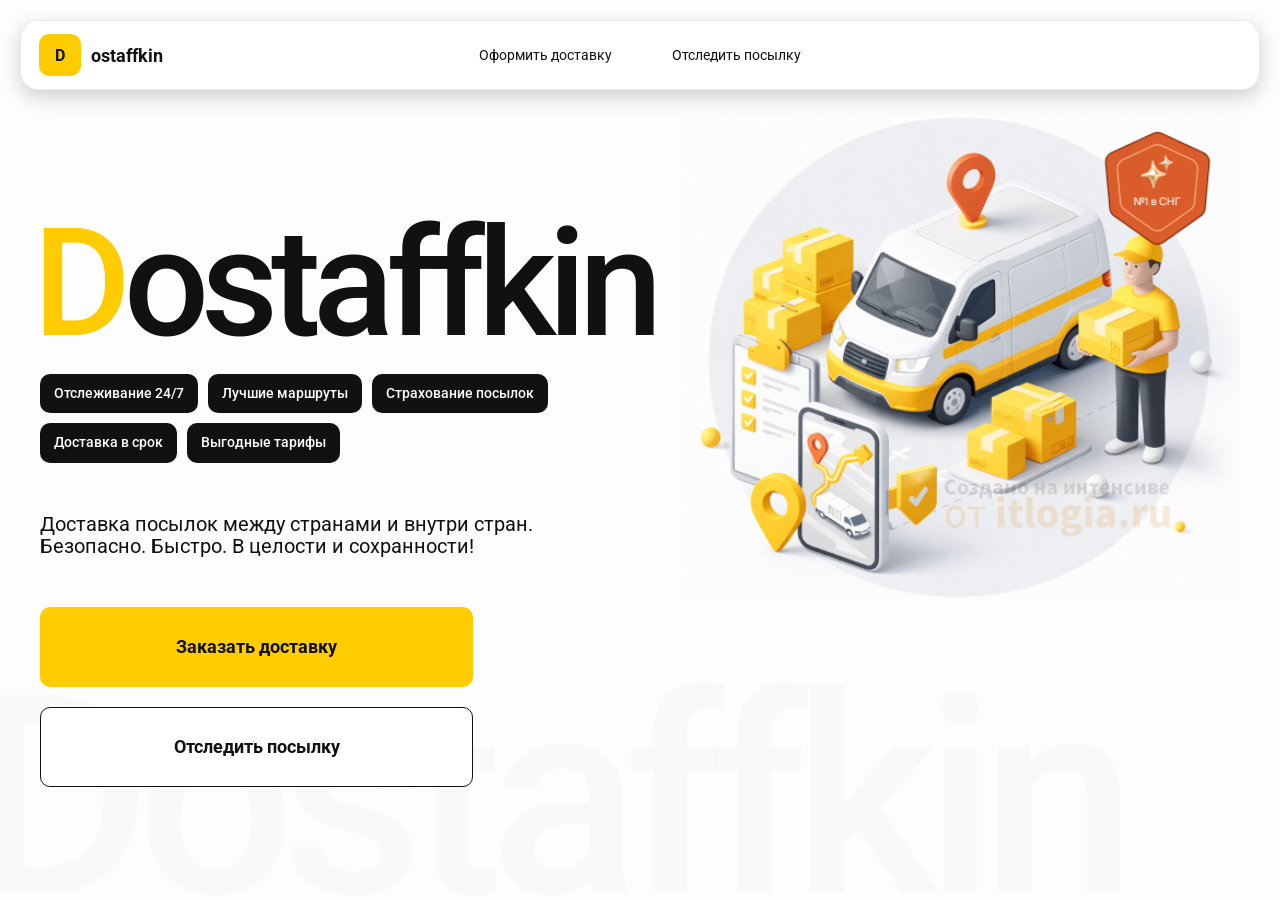
<file: index.html>
<!DOCTYPE html>
<html lang="ru">

<head>
    <meta charset="UTF-8">
    <meta name="viewport" content="width=device-width, initial-scale=1.0">
    <title>Dostaffkin — Доставка посылок между странами и внутри стран. Безопасно. Быстро. В целости и сохранности!
    </title>
    <link rel="stylesheet" href="styles/base.css" />
    <link rel="stylesheet" href="styles/base_adaptive.css" />
    <link rel="stylesheet" href="styles/index.css" />
    <link rel="stylesheet" href="styles/index_adaptive.css" />
</head>

<body>
    <div class="container">
        <header class="header">
            <a href="index.html" class="header-brand">
                <div class="header-logo">D</div>
                <div class="header-title">ostaffkin</div>
            </a>
            <nav class="header-menu">
                <a class="header-link" href="order.html">Оформить <span>доставку</span></a>
                <a class="header-link" href="track.html">Отследить <span>посылку</span></a>
            </nav>

        </header>

        <main class="main">

            <section class="main-info">
                <div class="main-title">
                    <span>D</span>ostaffkin
                </div>
                <div class="main-title-ghost">Dostaffkin</div>

                <div class="main-features">
                    <div class="main-feature">Отслеживание 24/7</div>
                    <div class="main-feature">Лучшие маршруты</div>
                    <div class="main-feature">Страхование посылок</div>
                    <div class="main-feature">Доставка в срок</div>
                    <div class="main-feature">Выгодные тарифы</div>
                </div>

                <div class="main-description">
                    Доставка посылок между странами и внутри стран.
                    Безопасно. Быстро. В целости и сохранности!
                </div>

                <div class="main-actions">
                    <a class="button" type="button" href="./order.html">Заказать доставку</a>
                    <a class="button button-white" type="button" href="./track.html">Отследить посылку</a>
                </div>


            </section>
            <section class="main-image">
                <img src="images/main-image.png" alt="Main image" />
            </section>
        </main>




    </div>



</body>

</html>
</file>
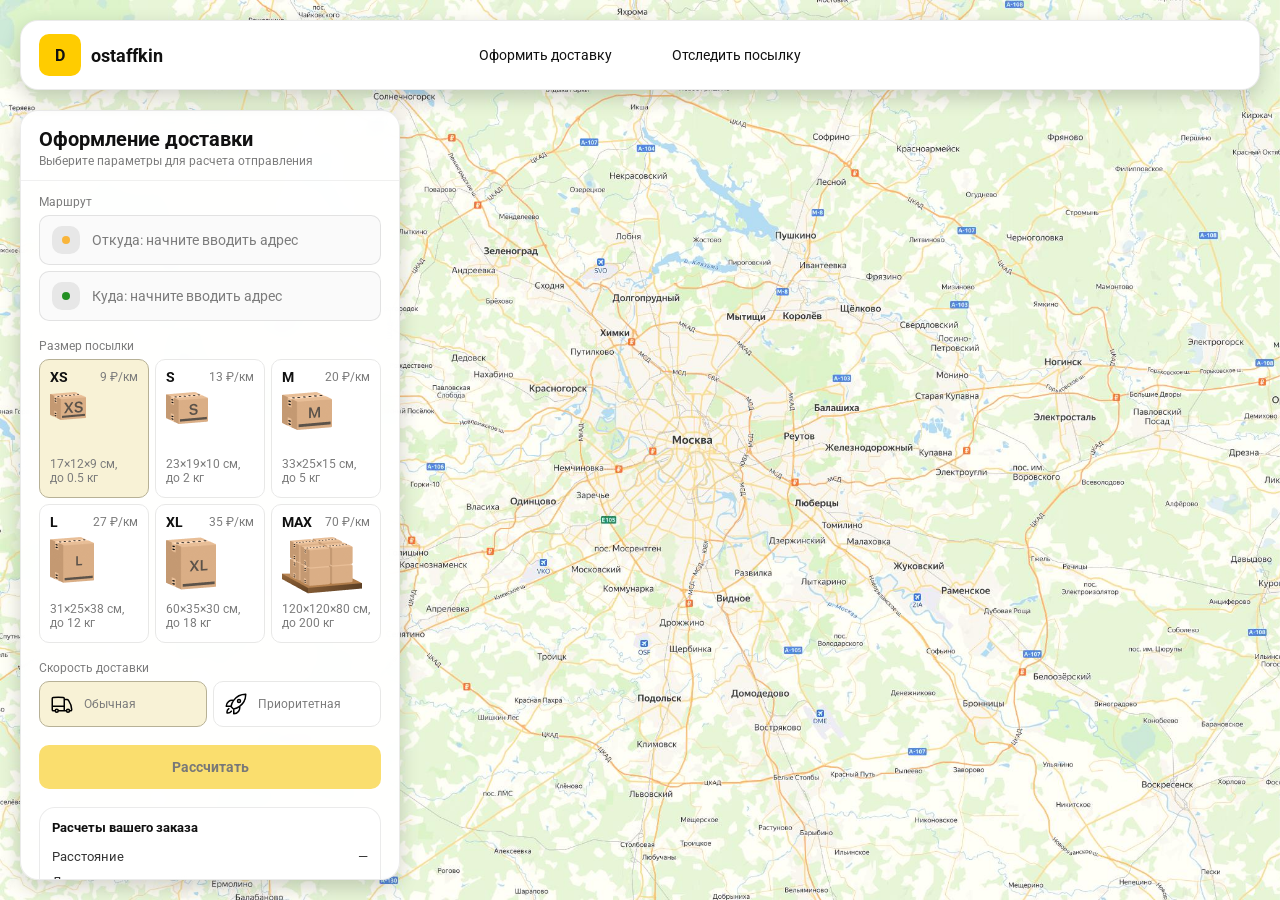
<file: order.html>
<!doctype html>
<html lang="ru">

<head>
    <meta charset="utf-8" />
    <meta name="viewport" content="width=device-width,initial-scale=1,maximum-scale=1,user-scalable=0" />
    <title>Оформление доставки</title>

    <link rel="stylesheet" href="styles/base.css" />
    <link rel="stylesheet" href="styles/base_adaptive.css" />

    <link rel="stylesheet" href="styles/order.css" />
    <link rel="stylesheet" href="styles/order_adaptive.css" />
</head>

<body>


    <div id="map"></div>
    <div class="container">
        <header class="header">
            <a href="index.html" class="header-brand">
                <div class="header-logo">D</div>
                <div class="header-title">ostaffkin</div>
            </a>
            <nav class="header-menu">
                <a class="header-link" href="order.html">Оформить <span>доставку</span></a>
                <a class="header-link" href="track.html">Отследить <span>посылку</span></a>
            </nav>

        </header>
        <aside class="main" id="sidebar">
            <div class="main-header">
                <div class="main-title">Оформление доставки</div>
                <div class="main-text">Выберите параметры для расчета отправления</div>
            </div>
            <div class="main-content">
                <div class="main-route">
                    <div class="main-block-title">Маршрут</div>
                    <div class="main-fields">
                        <div class="main-field" id="fromField">
                            <div class="main-pin"></div>
                            <input id="from" placeholder="Откуда: начните вводить адрес" autocomplete="off" />
                            <div class="main-ac" id="fromAc" role="listbox" aria-label="Подсказки адресов"></div>
                        </div>

                        <div class="main-field" id="toField">
                            <div class="main-pin"></div>
                            <input id="to" placeholder="Куда: начните вводить адрес" autocomplete="off" />
                            <div class="main-ac" id="toAc" role="listbox" aria-label="Подсказки адресов"></div>
                        </div>
                    </div>
                </div>

                <div class="main-package">
                    <div class="main-block-title">Размер посылки</div>

                    <div class="main-sizes">
                        <div class="main-size-card is-active" data-value="xs">
                            <div class="main-size-top">
                                <div class="main-size-label">XS</div>
                                <div class="main-size-rate">9 ₽/км</div>
                            </div>
                            <div class="main-size-media">
                                <img src="images/sizes/xs.png" alt="Короб XS" />
                            </div>
                            <div class="main-size-description">17×12×9 см,<br>до 0.5 кг</div>
                        </div>

                        <div class="main-size-card" data-value="s">
                            <div class="main-size-top">
                                <div class="main-size-label">S</div>
                                <div class="main-size-rate">13 ₽/км</div>
                            </div>
                            <div class="main-size-media">
                                <img src="images/sizes/s.png" alt="Короб S" />
                            </div>
                            <div class="main-size-description">23×19×10 см,<br>до 2 кг</div>
                        </div>

                        <div class="main-size-card" data-value="m">
                            <div class="main-size-top">
                                <div class="main-size-label">M</div>
                                <div class="main-size-rate">20 ₽/км</div>
                            </div>
                            <div class="main-size-media">
                                <img src="images/sizes/m.png" alt="Короб M" />
                            </div>
                            <div class="main-size-description">33×25×15 см,<br>до 5 кг</div>
                        </div>

                        <div class="main-size-card" data-value="l">
                            <div class="main-size-top">
                                <div class="main-size-label">L</div>
                                <div class="main-size-rate">27 ₽/км</div>
                            </div>
                            <div class="main-size-media">
                                <img src="images/sizes/l.png" alt="Короб L" />
                            </div>
                            <div class="main-size-description">31×25×38 см,<br>до 12 кг</div>
                        </div>

                        <div class="main-size-card" data-value="xl">
                            <div class="main-size-top">
                                <div class="main-size-label">XL</div>
                                <div class="main-size-rate">35 ₽/км</div>
                            </div>
                            <div class="main-size-media">
                                <img src="images/sizes/xl.png" alt="Короб XL" />
                            </div>
                            <div class="main-size-description">60×35×30 см,<br>до 18 кг</div>
                        </div>

                        <div class="main-size-card" data-value="max">
                            <div class="main-size-top">
                                <div class="main-size-label">MAX</div>
                                <div class="main-size-rate">70 ₽/км</div>
                            </div>
                            <div class="main-size-media main-size-media-palleta">
                                <img src="images/sizes/max.png" alt="Паллета" />
                            </div>
                            <div class="main-size-description">120×120×80 см,<br>до 200 кг</div>
                        </div>
                    </div>
                </div>
                <div class="main-speed">
                    <div class="main-block-title">Скорость доставки</div>

                    <div class="main-speeds">
                        <div class="main-speed-card is-active" data-value="regular">
                            <img class="main-speed-media" src="images/icons/regular.svg" alt="Regular" />
                            <div class="main-speed-description">Обычная</div>
                        </div>
                        <div class="main-speed-card" data-value="fast">
                            <img class="main-speed-media" src="images/icons/fast.svg" alt="Fast" />
                            <div class="main-speed-description">Приоритетная</div>
                        </div>

                    </div>
                </div>

                <div class="main-calculate-block">
                    <button id="calc" class="button calculate-button" type="button" disabled>Рассчитать</button>
                </div>
                <!-- results -->
                <div class="main-result" id="result">
                    <div class="main-result-title">Расчеты вашего заказа</div>
                    <div class="main-result-lines">
                        <div class="main-result-line"><span>Расстояние</span><span id="distanceValue">—</span></div>
                        <div class="main-result-line"><span>Доставим через</span><span id="durationValue">—</span></div>
                        <div class="main-result-line"><span>Тариф</span><span id="rateValue">—</span></div>
                    </div>
                    <div class="main-price">
                        <div class="main-price-label">Итого</div>
                        <div class="main-price-value" id="totalValue">—</div>
                    </div>
                </div>
                <!-- order send -->
            <div class="main-order-box">
                <div class="main-order-form" id="orderForm">
                    <div class="main-order-title">Оформление доставки</div>
                    <div class="main-block-info-row">
                        <div class="main-block-title">Контакты</div>
                        <div class="order-fields">
                            <div class="main-field">
                                <input id="customerName" placeholder="Ваше имя" autocomplete="off" />
                            </div>
                            <div class="main-field">
                                <input id="customerPhone" placeholder="Ваш телефон" autocomplete="off"
                                    inputmode="tel" />
                            </div>
                        </div>
                    </div>
                    <div class="main-block-info-row extra-info">
                        <div class="main-block-title">Дополнительная информация</div>
                        <div class="main-field textarea">
                            <textarea id="comment" placeholder="Детали доставки и комментарии"></textarea>
                        </div>
                    </div>
                    <button id="submit" class="button main-submit-request" type="button" disabled>Отправить
                        заявку
                    </button>
                </div>

                <div class="main-order-success" id="orderSuccess">
                    <div class="main-success-icon">✓</div>
                    <div class="main-success-title">Заявка отправлена!</div>
                    <div class="main-success-title">Номер отправления – <span id="orderId"></span></div>
                    <div class="main-success-subtitle">Мы скоро свяжемся с вами</div>
                </div>
            </div>
            
            </div>
            

        </aside>


    </div>


</body>

</html>
</file>
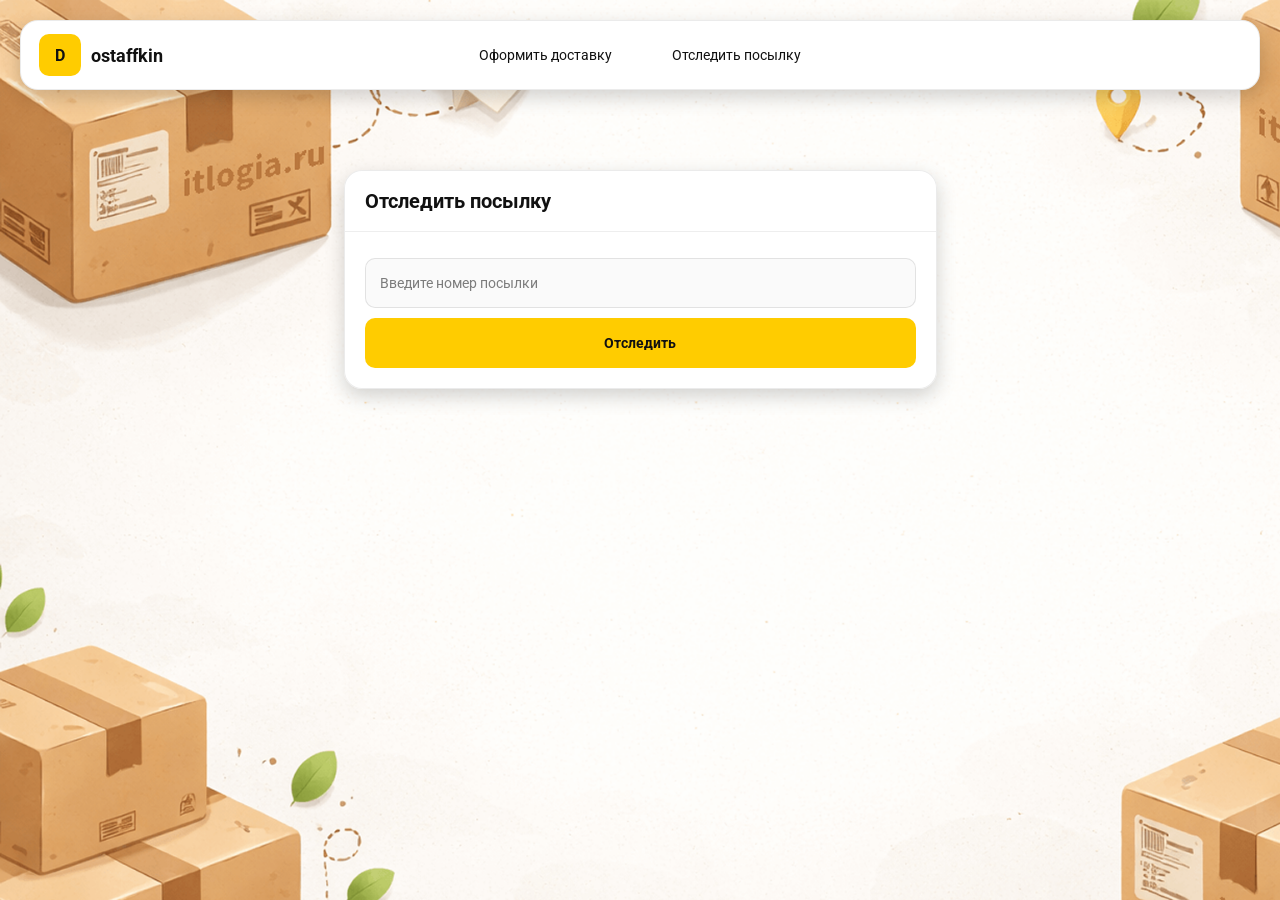
<file: track.html>
<!doctype html>
<html lang="ru">

<head>
    <meta charset="utf-8" />
    <meta name="viewport" content="width=device-width,initial-scale=1,maximum-scale=1,user-scalable=0" />
    <title>Отследить посылку</title>
    <link rel="stylesheet" href="styles/base.css" />
    <link rel="stylesheet" href="styles/base_adaptive.css" />

    <link rel="stylesheet" href="styles/track.css" />
    <link rel="stylesheet" href="styles/track_adaptive.css" />
</head>

<body>
    <div class="container">
        <header class="header">
            <a href="index.html" class="header-brand">
                <div class="header-logo">D</div>
                <div class="header-title">ostaffkin</div>
            </a>
            <nav class="header-menu">
                <a class="header-link" href="order.html">Оформить <span>доставку</span></a>
                <a class="header-link" href="track.html">Отследить <span>посылку</span></a>
            </nav>

        </header>

        <main class="track-content">
            <section class="track-card track-search">
                <div class="track-title">Отследить посылку</div>
                <div class="track-action">
                    <div class="main-field track-field">
                        <input id="trackNumber" placeholder="Введите номер посылки" autocomplete="off" />
                    </div>
                    <button id="trackButton" class="button track-button" type="button">Отследить</button>
                </div>
            </section>
            <!-- results -->
            <section class="track-card track-result" id="trackResult">
                <div class="track-result-header">
                    <div class="track-id" id="trackIdValue"></div>
                    <div class="track-routes">
                        <div class="track-route">
                            <div class="track-route-pin">
                                <svg xmlns="http://www.w3.org/2000/svg" fill="none" viewBox="0 0 24 24"
                                    stroke-width="1.5" stroke="orange" class="size-6">
                                    <path stroke-linecap="round" stroke-linejoin="round"
                                        d="M15 10.5a3 3 0 1 1-6 0 3 3 0 0 1 6 0Z" />
                                    <path stroke-linecap="round" stroke-linejoin="round"
                                        d="M19.5 10.5c0 7.142-7.5 11.25-7.5 11.25S4.5 17.642 4.5 10.5a7.5 7.5 0 1 1 15 0Z" />
                                </svg>
                            </div>
                            <div class="track-route-address" id="trackFromValue">
                                Откуда: Москва, улица Арбат, 1
                            </div>
                        </div>
                        <div class="track-route track-route-arrow">
                            <svg xmlns="http://www.w3.org/2000/svg" fill="none" viewBox="0 0 24 24" stroke-width="1.5"
                                stroke="currentColor" class="size-6">
                                <path stroke-linecap="round" stroke-linejoin="round"
                                    d="M19.5 13.5 12 21m0 0-7.5-7.5M12 21V3" />
                            </svg>
                        </div>
                        <div class="track-route">
                            <div class="track-route-pin">
                                <svg xmlns="http://www.w3.org/2000/svg" fill="none" viewBox="0 0 24 24"
                                    stroke-width="1.5" stroke="green" class="size-6">
                                    <path stroke-linecap="round" stroke-linejoin="round"
                                        d="M15 10.5a3 3 0 1 1-6 0 3 3 0 0 1 6 0Z" />
                                    <path stroke-linecap="round" stroke-linejoin="round"
                                        d="M19.5 10.5c0 7.142-7.5 11.25-7.5 11.25S4.5 17.642 4.5 10.5a7.5 7.5 0 1 1 15 0Z" />
                                </svg>
                            </div>
                            <div class="track-route-address" id="trackToValue">
                                Куда: Минск, проспект Независимости, 58
                            </div>
                        </div>
                    </div>
                </div>
                <div class="track-info">
                    <div class="track-status-title">Статус данной посылки:</div>
                    <div class="track-status-list" id="trackStatusList">


                        <div class="track-status created">
                            <img src="images/icons/created.svg" class="track-status-icon" alt="Created">
                            <div class="track-status-text">
                                <div class="track-status-text-state">Создан</div>
                                <div class="track-status-text-date">10.01.2026</div>
                            </div>
                        </div>

                        <div class="track-status in-way">
                            <img src="images/icons/in-way.svg" class="track-status-icon" alt="In way">
                            <div class="track-status-text">
                                <div class="track-status-text-state">В пути: Москва</div>
                                <div class="track-status-text-date">18.01.2026</div>
                            </div>
                        </div>

                        <div class="track-status ready">
                            <img src="images/icons/ready.svg" class="track-status-icon" alt="Ready">
                            <div class="track-status-text">
                                <div class="track-status-text-state">Готов к выдаче</div>
                                <div class="track-status-text-date">25.01.2026</div>
                            </div>
                        </div>

                        <div class="track-status done">
                            <img src="images/icons/done.svg" class="track-status-icon" alt="Done">
                            <div class="track-status-text">
                                <div class="track-status-text-state">Вручен</div>
                                <div class="track-status-text-date">27.01.2026</div>
                            </div>
                        </div>

                    </div>
                </div>
            </section>

        </main>

    </div>
</body>

</html>
</file>
<file: styles/base.css>
@font-face {
    font-family: "Roboto";
    src: url("../fonts/Roboto-Regular.ttf");
    font-weight: normal;
}

@font-face {
    font-family: "Roboto";
    src: url("../fonts/Roboto-Bold.ttf");
    font-weight: bold;
}

@font-face {
    font-family: "Roboto";
    src: url("../fonts/Roboto-Medium.ttf");
    font-weight: 500;
}

*, *::before, *::after {
    box-sizing: border-box;
}
html, body {
    margin: 0;
    color: #111111;
    font-family: "Roboto", sans-serif;
}

body {
    background: #FDFDFD;
}


.container {
    overflow: hidden;
    min-height: 100vh;
}

.header {
    border-radius: 18px;
    box-shadow: 0 7px 20px 0 #0000002E;
    backdrop-filter: blur(10px);
    background: #ffffff;
    left: 20px;
    border: 1px solid rgba(0, 0, 0, 0.08);
    position: fixed;
    right: 20px;
    top: 20px;
    padding: 14px 18px;
    height: 70px;
    display: flex;
    align-items: center;
    z-index: 6;
}

.header-brand {
    display: flex;
    align-items: center;
    text-decoration: none;
    gap: 10px;
}

.header-logo {
    width: 42px;
    height: 42px;
    border-radius: 10px;
    background: #FFCC00;
    display: grid;
    place-items: center;
    font-weight: bold;
    color: #111;
}

.header-title {
    font-size: 18px;
    font-weight: bold;
    color: #111111;
    text-decoration: none;
}
.header-menu {
    display: flex;
    align-items: center;
    gap: 60px;
    margin: 0;
    position: absolute;
    left: 50%;
    transform: translateX(-50%);
}

.header-link {
    font-size: 14px;
    color: #111111;
    text-decoration: none;
}

.button {
    border: 0;
    outline: none;
    height: 44px;
    border-radius: 10px;
    font-size: 14px;
    font-weight: bold;
    cursor: pointer;
    font-family: inherit;
    transition: transform .08s ease, opacity .12s ease;
    background: #ffcc00;
    color: #111111;
    text-align: center;
    text-decoration: none;
}

.button:hover {
    background-color: #E5BC19;
}

.button:disabled {
    cursor: not-allowed;
    background-color: #FADE6E;
    color: #787878;
    transform: none;
}

.button.button-white {
    background: #ffffff;
    border: 1px solid #111111;
}

.button.button-white:hover {
    background: rgb(241 241 241);
}
.main-field {
    display: flex;
    align-items: center;
    margin-top: 6px;
    gap: 10px;
    border: 1px solid #1111111A;
    background: #FAFAFA;
    border-radius: 10px;
    padding: 10px 12px;
    position: relative;
    box-sizing: border-box;
    height: 50px;
}

.main-field.textarea {
    height: auto;
}

.main-pin {
    width: 28px;
    height: 28px;
    border-radius: 10px;
    background: rgba(17, 17, 17, 0.08);
    display: grid;
    place-items: center;
    flex: 0 0 auto;
    position: relative;
}

.main-pin::before {
    content: "";
    width: 8px;
    height: 8px;
    border-radius: 999px;
    background: orange;
    opacity: .75;
    display: block;
}

.main-field:last-child .main-pin::before {
    background: green;
    opacity: .85;
}

input, textarea {
    width: 100%;
    border: 0;
    outline: none;
    background: transparent;
    font-size: 14px;
    color: #111111;
    font-family: inherit;
}

textarea {
    resize: vertical;
    min-height: 72px;
    padding: 2px 0;
}

input::placeholder, textarea::placeholder {
    color: #7C7C7C;
}

.main-field:focus-within {
    border-color: rgba(0, 0, 0, 0.20);
    box-shadow: 0 0 0 4px rgba(255, 204, 0, 0.35);
    background: rgba(255, 255, 255, 0.75);
}
</file>
<file: styles/base_adaptive.css>
@media (max-width: 767px) {
    .header {
        left: 10px;
        right: 10px;
        top: 10px;
    }

    .header-link span {
        display: none;
    }

    .header-menu {
        gap: 20px;
        justify-content: flex-start;
        margin: 0 0 0 30px;
        position: static;
        transform: none;
    }
}

@media (max-width: 420px) {
    .header-title {
        display: none;
    }
}

@media (max-width: 374px) {
    .header-menu {
        gap: 10px;
        margin: 0 0 0 10px;
    }
}
</file>
<file: styles/index.css>
.main {
    padding: 111px 40px 40px;
    position: relative;
    display: flex;
}

.main-title {
    margin-top: 98px;
    font-weight: 500;
    font-size: 200px;
    line-height: 1;
    letter-spacing: -0.05em;
    color: #111111;
    left: -15px;
    position: relative;
}

.main-title span {
    color: #ffcc00;
}

.main-info {
    max-width: 840px;
    width: 100%;
    position: relative;
}
.main-features {
    margin-top: 15px;
    display: flex;
    flex-wrap: wrap;
    gap: 10px;
}

.main-feature {
    background: #111111;
    color: #ffffff;
    padding: 12px 14px;
    font-weight: 500;
    font-size: 14px;
    line-height: 1.1;
    border-radius: 10px;
}
.main-description {
    margin-top: 50px;
    max-width: 500px;
    font-size: 20px;
    line-height: 1.1;
    color: #111111;
}

.main-actions {
    margin-top: 50px;
    display: flex;
    flex-direction: column;
    gap: 20px;
}

.main-actions .button {
    height: 80px;
    width: 433px;
    font-size: 18px;
    font-weight: bold;
    place-items: center;
    display: grid;
}

.main-title-ghost {
    position: absolute;
    z-index: -1;
    left: -70px;
    bottom: -150px;
    font-weight: 500;
    font-size: 278px;
    line-height: 1;
    letter-spacing: -0.05em;
    color: #ECEDF04D;
}

.main-image {
    width: 1024px;
    top: 100px;
    z-index: -2;
}

.main-image img {
    width: 100%;
    max-width: 1024px;
    height: auto;
    display: block;
}
</file>
<file: styles/index_adaptive.css>
@media (max-width: 1760px) {
    .main-title {
        font-size: 150px;
        left: -7px;
    }

    .main-info {
        max-width: 640px;
    }
}

@media (max-width: 1200px) {
    .main-info {
        max-width: 540px;
    }

    .main {
        padding: 111px 20px 20px;
    }

    .main-title {
        font-size: 120px;
        left: -4px;
    }

    .main-title-ghost {
        font-size: 220px;
    }
}

@media (max-width: 1024px) {
    .main-title {
        margin-top: 30px;
    }

    .main {
        flex-direction: column-reverse;
    }

    .main-image {
        max-width: 350px;
        position: absolute;
        left: 370px;
        top: 370px;
    }

    .main-info {
        max-width: 100%;
    }

    .main-actions {
        gap: 10px;
    }

    .main-actions .button {
        height: 50px;
        font-size: 14px;
        width: auto;
        max-width: 300px;
    }

    .main-description {
        max-width: 350px;
    }
}

@media (max-width: 570px) {
    .main-title {
        font-size: 88px;
    }

    .main-description {
        max-width: 100%
    }

    .main-actions {
       width: 100%;
    }

    .main-actions .button {
        width: 100%;
        max-width: 100%
    }

    .main-image {
        max-width: 650px;
        position: absolute;
        left: 170px;
        top: 70px;
        opacity: 0.2;
    }
}

@media (max-width: 400px) {
    .main-title {
        font-size: 70px;
    }
}
</file>
<file: styles/order.css>
#map {
    background-image: url("../images/order-bg.png");
    background-size: cover;
    position: fixed;
    inset: 0;
}
.main {
    border-radius: 18px;
    box-shadow: 0 7px 20px 0 #0000002E;
    backdrop-filter: blur(10px);
    background: rgba(255, 255, 255, 0.96);
    left: 20px;
    border: 1px solid rgba(0, 0, 0, 0.08);
    position: fixed;
    top: 110px;
    bottom: 20px;
    width: 380px;
    display: flex;
    flex-direction: column;
    overflow: hidden;
    z-index: 5;
}
.main-header {
    padding: 18px 18px 12px 18px;
    border-bottom: 1px solid rgba(0, 0, 0, 0.06);
    display: flex;
    flex-direction: column;
}

.main-title {
    font-size: 20px;
    line-height: 100%;
    font-weight: bold;
}

.main-text {
    font-size: 12px;
    margin-top: 5px;
    color: #7C7C7C;
}
.main-content {
    padding: 14px 18px 18px 18px;
    overflow: auto;
    scrollbar-width: none;
    display: flex;
    flex-direction: column;
    gap: 18px;
    flex: 1;
}
.main-block-title {
    font-size: 12px;
    color: #7C7C7C;
}

.main-route .main-block-title,
.main-package .main-block-title {
    margin-bottom: 6px;
}
.main-field {
    display: flex;
    align-items: center;
    margin-top: 6px;
    gap: 10px;
    border: 1px solid #1111111A;
    background: #FAFAFA;
    border-radius: 10px;
    padding: 10px 12px;
    position: relative;
    box-sizing: border-box;
    height: 50px;
}

.main-field.textarea {
    height: auto;
}

.main-pin {
    width: 28px;
    height: 28px;
    border-radius: 10px;
    background: rgba(17, 17, 17, 0.08);
    display: grid;
    place-items: center;
    flex: 0 0 auto;
    position: relative;
}

.main-pin::before {
    content: "";
    width: 8px;
    height: 8px;
    border-radius: 999px;
    background: orange;
    opacity: .75;
    display: block;
}

.main-field:last-child .main-pin::before {
    background: green;
    opacity: .85;
}

input, textarea {
    width: 100%;
    border: 0;
    outline: none;
    background: transparent;
    font-size: 14px;
    color: #111111;
    font-family: inherit;
}

textarea {
    resize: vertical;
    min-height: 72px;
    padding: 2px 0;
}

input::placeholder, textarea::placeholder {
    color: #7C7C7C;
}

.main-field:focus-within {
    border-color: rgba(0, 0, 0, 0.20);
    box-shadow: 0 0 0 4px rgba(255, 204, 0, 0.35);
    background: rgba(255, 255, 255, 0.75);
}
.main-sizes {
    display: grid;
    gap: 6px;
    grid-template-columns: repeat(3, 1fr);
}

.main-size-card {
    border: 1px solid #E8E8E7;
    background: #FFFFFF;
    border-radius: 10px;
    padding: 10px;
    cursor: pointer;
    user-select: none;
    transition: transform .08s ease, border-color .12s ease, background .12s ease;
    min-height: 139px;
}

.main-size-card:hover {
    transform: translateY(-1px);
}

.main-size-card.is-active {
    background-color: #F8F2D6;
    border-color: #B7B196;
}

.main-size-top {
    display: flex;
    align-items: center;
    justify-content: space-between;
}

.main-size-label {
    font-weight: bold;
    font-size: 14px;
    color: #111111;
    line-height: 100%;
}

.main-size-rate {
    font-size: 12px;
    color: #7C7C7C;
    line-height: 100%;
}

.main-size-media {
    margin-top: 8px;
    height: 57px;
}

.main-size-description {
    margin-top: 8px;
    font-size: 12px;
    color: #7C7C7C;
    line-height: 1.2;
}

.calculate-button {
    width: 100%;
}

.main-result {
    border: 1px solid rgba(0, 0, 0, 0.08);
    background: rgba(255, 255, 255, 0.75);
    border-radius: 16px;
    padding: 12px;
    line-height: 1.25;
}

.main-result-title {
    font-weight: bold;
    font-size: 13px;
    color: #111111;
    margin-bottom: 13px;
}

.main-result-lines {
    gap: 8px;
    display: flex;
    flex-direction: column;
}

.main-result-line {
    font-size: 13px;
    color: rgba(17, 17, 17, 0.85);
    display: flex;
    justify-content: space-between;
}

.main-price {
    margin-top: 18px;
    padding-top: 10px;
    border-top: 1px dashed rgba(0, 0, 0, 0.12);
    display: flex;
    align-items: baseline;
    justify-content: space-between;
}

.main-price-label {
    font-size: 12px;
    color: rgba(17, 17, 17, 0.55);
}

.main-price-value {
    font-size: 20px;
    font-weight: bold;
    color: #111111;
    letter-spacing: -0.3px;
}

.main-order-box {
    background: #ffffff;
    border: 1px solid #E8E8E7;
    border-radius: 10px;
    padding: 12px;
}

.main-order-title {
    margin-bottom: 8px;
    font-weight: bold;
    font-size: 14px;
    color: #111111;
}

.main-block-info {
    display: flex;
    flex-direction: column;
    gap: 6px;
}
/**/
.order-fields {
    display: grid;
    grid-template-columns: 1fr 1fr;
    column-gap: 10px;
    margin-top: 6px;
}

.main-block-info-row.extra-info {
    display: block;
    margin-top: 13px;
}

.main-submit-request {
    width: 100%;
    margin-top: 6px;
}

.main-order-success {
    display: none;
    text-align: center;
    padding: 22px 12px;
    gap: 12px;
}

.main-order-success.is-visible {
    display: flex;
    flex-direction: column;
    align-items: center;
}

.main-success-icon {
    width: 56px;
    height: 56px;
    border-radius: 50%;
    background: #16a34a;
    color: #ffffff;
    display: grid;
    place-items: center;
    font-size: 30px;
}

.main-success-title {
    font-size: 14px;
    font-weight: bold;
    color: #111111;
}

.main-success-subtitle {
    font-size: 12px;
    color: rgba(17, 17, 17, 0.55);
    line-height: 1.3;
}
.main-speed .main-block-title {
    margin-bottom: 6px;
}

.main-speeds {
    display: grid;
    gap: 6px;
    grid-template-columns: repeat(2, 1fr);
}

.main-speed-card {
    border: 1px solid #E8E8E7;
    background: #FFFFFF;
    border-radius: 10px;
    padding: 10px;
    cursor: pointer;
    user-select: none;
    transition: transform .08s ease, border-color .12s ease, background .12s ease;
    display: flex;
    align-items: center;
    gap: 10px;
}

.main-speed-card:hover {
    transform: translateY(-1px);
}

.main-speed-card.is-active {
    background-color: #F8F2D6;
    border-color: #B7B196;
}

.main-speed-description {
    font-size: 12px;
    color: #7C7C7C;
    line-height: 1.2;
}
</file>
<file: styles/order_adaptive.css>
@media (max-width: 767px) {
    .main {
        left: 10px;
        right: 10px;
        top: 50%;
        bottom: 12px;
        width: auto;
        max-width: none;
    }
}

@media (max-width: 420px) {
    .main-sizes {
        grid-template-columns: repeat(2, 1fr);
    }
}
</file>
<file: styles/track.css>
.container {
    background: #F4F4F4 url("../images/track-bg.png");
    background-size: cover;
    min-height: 100vh;
    padding: 170px 0 50px 0;
}
.track-content {
    width: 593px;
    margin: 0 auto;
}
.track-card {
    width: 100%;
    border-radius: 18px;
    box-shadow: 0 7px 20px 0 #0000002E;
    backdrop-filter: blur(10px);
    background: rgba(255, 255, 255, 0.96);
    border: 1px solid rgba(0, 0, 0, 0.08);
}

.track-title {
    font-size: 20px;
    line-height: 100%;
    font-weight: bold;
    border-bottom: 1px solid #EEEEEE;
    padding: 20px;
}

.track-action {
    padding: 20px;
}

.track-button {
    width: 100%;
    height: 50px;
}

.track-field {
    margin-bottom: 10px;
}
.track-result {
    margin-top: 5px;
    display: none;
}

.track-result.is-visible {
    display: block;
}

.track-result-header {
    font-weight: bold;
    font-size: 14px;
    color: #111111;
    padding: 20px;
    border-bottom: 1px solid #EEEEEE;
}

.track-id {
    margin-bottom: 12px;
    font-size: 20px;
}

.track-routes {
    display: flex;
    flex-direction: column;
    gap: 10px;
    font-weight: normal;
}

.track-route {
    display: flex;
    align-items: center;
    gap: 10px;
}

.track-route-pin {
    width: 24px;
    height: 24px;
    flex-shrink: 0;
}

.track-route-arrow {
    padding: 15px 0;
    width: 24px;
    height: 24px;
}

.track-info {
    padding: 20px;
}

.track-status {
    display: flex;
    align-items: center;
    font-size: 12px;
    gap: 10px;
}

.track-status-title {
    font-size: 14px;
    color: #111111;
    margin-bottom: 20px;
}

.track-status-list {
    display: flex;
    flex-direction: column;
    gap: 15px;
}

.track-status-icon {
    width: 40px;
    height: 40px;
    border-radius: 50%;
    background: rgba(17, 17, 17, 0.08);
    display: grid;
    place-items: center;
    flex: 0 0 auto;
}

.track-status.created .track-status-icon {
    background-color: #F1CB00;
}

.track-status.in-way .track-status-icon {
    background-color: #F08A11;
}

.track-status.ready .track-status-icon {
    background-color: #A35D0A;
}

.track-status.done .track-status-icon {
    background-color: #37C93B;
}

.track-status-text {
    display: flex;
    align-items: center;
    justify-content: space-between;
    color: #111111;
    font-size: 12px;
    flex: 1;
}

.track-status-date {
    color: rgba(17, 17, 17, 0.55);
}
</file>
<file: styles/track_adaptive.css>
@media (max-width: 767px) {
    .container {
        padding: 130px 0 50px 0;
    }

    .track-content {
        width: 100%;
        padding-left: 10px;
        padding-right: 10px;
    }

    .track-result-header {
        padding: 20px;
    }
}
</file>
